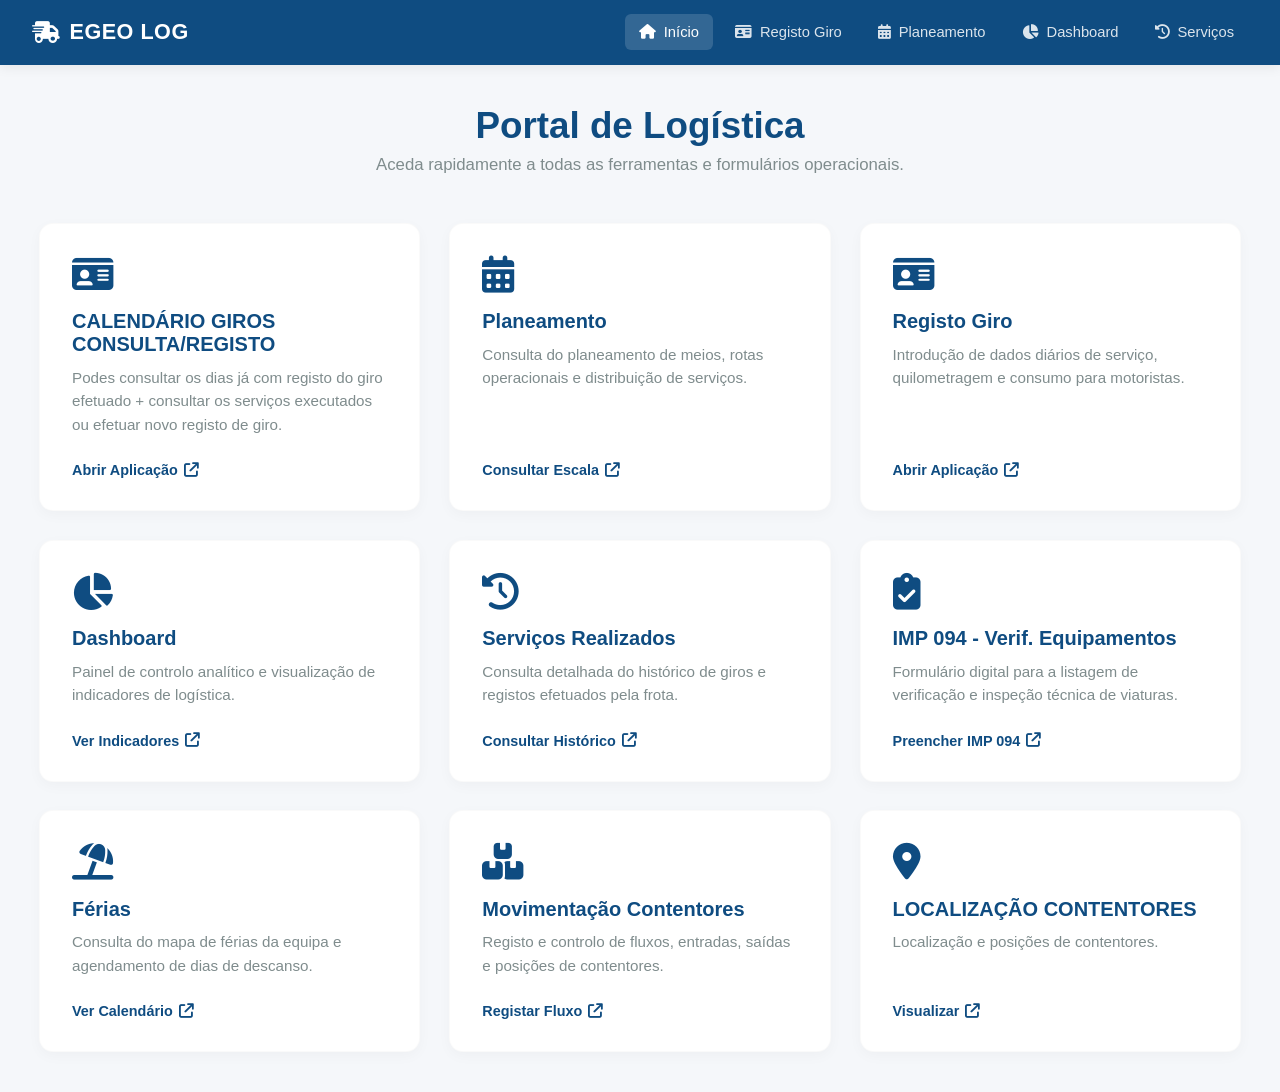
<file: index.html>
<!DOCTYPE html>
<html lang="pt">
<head>
    <meta charset="UTF-8">
    <meta name="viewport" content="width=device-width, initial-scale=1.0">
    <title>EGEO Logística - Portal</title>
    <link rel="stylesheet" href="css/style.css">
    <!-- Ícones modernos (FontAwesome) -->
    <link rel="stylesheet" href="https://cdnjs.cloudflare.com/ajax/libs/font-awesome/6.4.0/css/all.min.css">
</head>
<body>

    <!-- Barra de Navegação Superior -->
    <header class="navbar">
        <div class="logo">
            <i class="fa-solid fa-truck-fast"></i> <span>EGEO LOG</span>
        </div>
        <button class="menu-toggle" id="mobile-menu" aria-label="Abrir Menu">
            <span class="bar"></span>
            <span class="bar"></span>
            <span class="bar"></span>
        </button>
        <nav class="nav-links" id="nav-links">
            <a href="index.html" class="active"><i class="fa-solid fa-house"></i> Início</a>
            <a href="https://script.google.com/macros/s/AKfycbyLQzzTlHEViQP5X2bYWOnzIhwxqU705R1dmaAK81Zvnnj3vsTiNvL80Lgo9dGkFwEz/exec" target="_blank" rel="noopener noreferrer"><i class="fa-solid fa-id-card"></i> Registo Giro</a>
            <a href="https://lfrancisco1976.github.io/planeamento_meios_egeo/view.html" target="_blank" rel="noopener noreferrer"><i class="fa-solid fa-calendar-days"></i> Planeamento</a>
            <a href="https://lfrancisco1976.github.io/SITE_LOGISTICA_CHAMUSCA/dashboard.html" target="_blank" rel="noopener noreferrer"><i class="fa-solid fa-chart-pie"></i> Dashboard</a>
            <a href="https://lfrancisco1976.github.io/consultagiros26" target="_blank" rel="noopener noreferrer"><i class="fa-solid fa-clock-rotate-left"></i> Serviços</a>
        </nav>
    </header>

    <!-- Conteúdo Principal -->
    <main class="container">
        <section class="hero">
            <h1>Portal de Logística</h1>
            <p>Aceda rapidamente a todas as ferramentas e formulários operacionais.</p>
        </section>

        <!-- Grid de Cartões Modernos (Responsivo) -->
        <div class="grid-links">
            
            
            
               <!-- CALENDÁRIO GIROS  CONSULTA/REGISTO -->
            <a href="https://script.google.com/macros/s/AKfycbwC3J000abwFPUNXbnkIDwGDwmyNRgQybH-XAg9T6pqbM9JTi6YTc_aowlYOANBcTp3/exec" target="_blank" rel="noopener noreferrer" class="card">
                <i class="fa-solid fa-id-card icon"></i>
                <h3>CALENDÁRIO GIROS  CONSULTA/REGISTO</h3>
                <p>Podes consultar os dias já com registo do giro efetuado + consultar os serviços executados ou efetuar novo registo de giro.</p>
                <span class="btn-ver">Abrir Aplicação <i class="fa-solid fa-arrow-up-right-from-square"></i></span>
            </a>
            
            <!-- PLANEAMENTO -->
            <a href="https://lfrancisco1976.github.io/planeamento_meios_egeo/view.html" target="_blank" rel="noopener noreferrer" class="card">
                <i class="fa-solid fa-calendar-days icon"></i>
                <h3>Planeamento</h3>
                <p>Consulta do planeamento de meios, rotas operacionais e distribuição de serviços.</p>
                <span class="btn-ver">Consultar Escala <i class="fa-solid fa-arrow-up-right-from-square"></i></span>
            </a>
            
            <!-- REGISTO GIRO -->
            <a href="https://script.google.com/macros/s/AKfycbyLQzzTlHEViQP5X2bYWOnzIhwxqU705R1dmaAK81Zvnnj3vsTiNvL80Lgo9dGkFwEz/exec" target="_blank" rel="noopener noreferrer" class="card">
                <i class="fa-solid fa-id-card icon"></i>
                <h3>Registo Giro</h3>
                <p>Introdução de dados diários de serviço, quilometragem e consumo para motoristas.</p>
                <span class="btn-ver">Abrir Aplicação <i class="fa-solid fa-arrow-up-right-from-square"></i></span>
            </a>
            
            <!-- DASHBOARD -->
            <a href="https://lfrancisco1976.github.io/SITE_LOGISTICA_CHAMUSCA/dashboard.html" target="_blank" rel="noopener noreferrer" class="card">
                <i class="fa-solid fa-chart-pie icon"></i>
                <h3>Dashboard</h3>
                <p>Painel de controlo analítico e visualização de indicadores de logística.</p>
                <span class="btn-ver">Ver Indicadores <i class="fa-solid fa-arrow-up-right-from-square"></i></span>
            </a>

            <!-- SERVIÇOS REALIZADOS -->
            <a href="https://lfrancisco1976.github.io/consultagiros26" target="_blank" rel="noopener noreferrer" class="card">
                <i class="fa-solid fa-clock-rotate-left icon"></i>
                <h3>Serviços Realizados</h3>
                <p>Consulta detalhada do histórico de giros e registos efetuados pela frota.</p>
                <span class="btn-ver">Consultar Histórico <i class="fa-solid fa-arrow-up-right-from-square"></i></span>
            </a>

            <!-- IMP 094 - VERIF. EQUIPAMENTOS -->
            <a href="https://script.google.com/macros/s/AKfycbyaoGx_xUvnFi4rLAtbYSLjI2D2vB3oUbISHwLkFXqv55hNpqbGWpo7GFK8EmeCEm3E/exec" target="_blank" rel="noopener noreferrer" class="card">
                <i class="fa-solid fa-clipboard-check icon"></i>
                <h3>IMP 094 - Verif. Equipamentos</h3>
                <p>Formulário digital para a listagem de verificação e inspeção técnica de viaturas.</p>
                <span class="btn-ver">Preencher IMP 094 <i class="fa-solid fa-arrow-up-right-from-square"></i></span>
            </a>

            <!-- FÉRIAS -->
            <a href="https://lfrancisco1976.github.io/SITE_LOGISTICA_CHAMUSCA/ferias.html" target="_blank" rel="noopener noreferrer" class="card">
                <i class="fa-solid fa-umbrella-beach icon"></i>
                <h3>Férias</h3>
                <p>Consulta do mapa de férias da equipa e agendamento de dias de descanso.</p>
                <span class="btn-ver">Ver Calendário <i class="fa-solid fa-arrow-up-right-from-square"></i></span>
            </a>

            <!-- MOVIMENTAÇÃO CONTENTORES -->
            <a href="https://script.google.com/macros/s/AKfycby5s8BWQcJduBf_Mxib5P6s6cL0xmhOotT3ZZZF_V0Byx0fKYDqWsBGf2vqdhFBeYBS/exec" target="_blank" rel="noopener noreferrer" class="card">
                <i class="fa-solid fa-boxes-stacked icon"></i>
                <h3>Movimentação Contentores</h3>
                <p>Registo e controlo de fluxos, entradas, saídas e posições de contentores.</p>
                <span class="btn-ver">Registar Fluxo <i class="fa-solid fa-arrow-up-right-from-square"></i></span>
            </a>

            <!-- LOCALIZAÇÃO CONTENTORES -->
            <a href="https://script.google.com/macros/s/AKfycby5s8BWQcJduBf_Mxib5P6s6cL0xmhOotT3ZZZF_V0Byx0fKYDqWsBGf2vqdhFBeYBS/exec?page=dashboard" target="_blank" rel="noopener noreferrer" class="card">
                <i class="fa-solid fa-location-dot icon"></i>
                <h3>LOCALIZAÇÃO CONTENTORES</h3>
                <p>Localização e posições de contentores.</p>
                <span class="btn-ver">Visualizar<i class="fa-solid fa-arrow-up-right-from-square"></i></span>
            </a>

        </div>
    </main>

    <script src="js/main.js"></script>
</body>
</html>
</file>
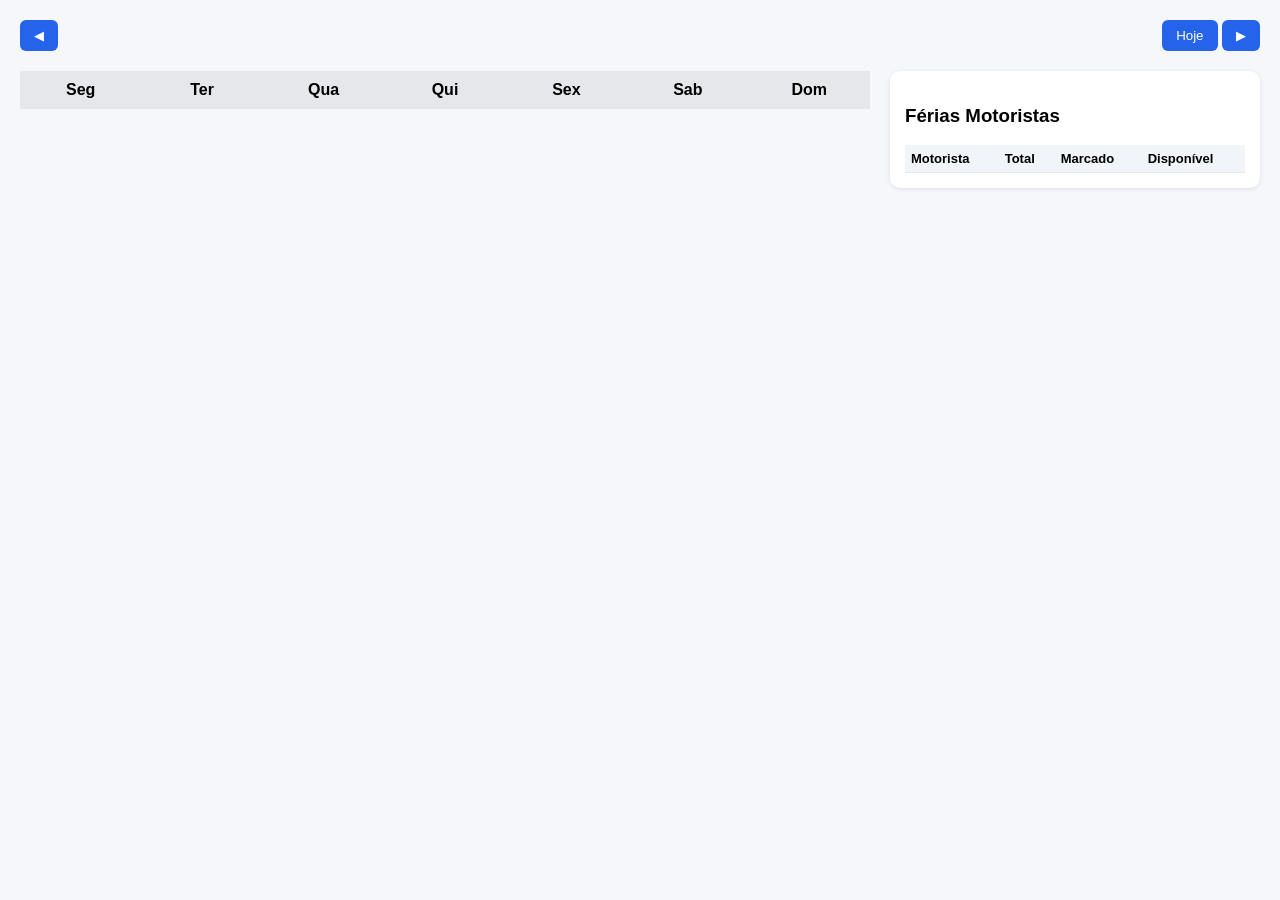
<file: ferias.html>
<!DOCTYPE html>
<html lang="pt">
<head>

<meta charset="UTF-8">
<meta name="viewport" content="width=device-width, initial-scale=1">

<title>Calendário de Férias</title>

<style>

body{
font-family:Inter,Arial;
background:#f5f7fb;
margin:0;
}

.container{
max-width:1300px;
margin:auto;
padding:20px;
}

/* SPINNER */

.loaderContainer{
position:fixed;
top:0;
left:0;
width:100%;
height:100%;
background:white;
display:flex;
align-items:center;
justify-content:center;
z-index:999;
}

.spinner{
width:60px;
height:60px;
border:6px solid #e5e7eb;
border-top:6px solid #2563eb;
border-radius:50%;
animation:spin 1s linear infinite;
}

@keyframes spin{
0%{transform:rotate(0deg)}
100%{transform:rotate(360deg)}
}

/* HEADER */

.header{
display:flex;
justify-content:space-between;
align-items:center;
margin-bottom:20px;
}

.header h2{
margin:0;
text-transform:capitalize;
}

button{
background:#2563eb;
color:white;
border:none;
padding:8px 14px;
border-radius:6px;
cursor:pointer;
}

/* LAYOUT */

.layout{
display:flex;
gap:20px;
}

.calendar{
flex:1;
}

.grid{
display:grid;
grid-template-columns:repeat(7,1fr);
}

.weekday{
text-align:center;
padding:10px;
font-weight:bold;
background:#e5e7eb;
}

.day{
border:1px solid #e5e7eb;
min-height:110px;
padding:5px;
background:white;
}

.today{
background:#dbeafe;
}

.feriado{
background:#fee2e2;
}

.dayNumber{
font-size:13px;
font-weight:bold;
}

.event{
font-size:11px;
padding:2px 4px;
border-radius:4px;
margin-top:2px;
color:white;
}

/* SIDEBAR */

.sidebar{
width:340px;
background:white;
border-radius:10px;
padding:15px;
box-shadow:0 1px 4px rgba(0,0,0,0.1);
}

table{
width:100%;
border-collapse:collapse;
font-size:13px;
}

th,td{
padding:6px;
border-bottom:1px solid #e5e7eb;
text-align:left;
}

th{
background:#f1f5f9;
}

@media(max-width:900px){

.layout{
flex-direction:column;
}

.sidebar{
width:100%;
}

}

</style>

</head>

<body>

<div class="loaderContainer" id="loader">
<div class="spinner"></div>
</div>

<div class="container">

<div class="header">

<button onclick="prevMonth()">◀</button>

<h2 id="mes"></h2>

<div>
<button onclick="today()">Hoje</button>
<button onclick="nextMonth()">▶</button>
</div>

</div>

<div class="layout">

<div class="calendar">

<div class="grid" id="weekdays"></div>
<div class="grid" id="calendar"></div>

</div>

<div class="sidebar">

<h3>Férias Motoristas</h3>

<table>

<thead>
<tr>
<th>Motorista</th>
<th>Total</th>
<th>Marcado</th>
<th>Disponível</th>
</tr>
</thead>

<tbody id="tabela"></tbody>

</table>

</div>

</div>

</div>

<script>

const url="https://script.google.com/macros/s/AKfycbxBzFYBU3lNvqaKzrOB_0dqGJoPz3n0Vu_MC6yLEklUCZhxlP09ilIlKJ-4xqxXV-sr/exec";

let dados;
let current=new Date();

let cores={};

const paleta=[
"#3b82f6","#ef4444","#22c55e","#f59e0b",
"#8b5cf6","#06b6d4","#e11d48","#10b981",
"#f97316","#14b8a6"
];

const weekdays=["Seg","Ter","Qua","Qui","Sex","Sab","Dom"];

weekdays.forEach(d=>{
let div=document.createElement("div");
div.className="weekday";
div.innerText=d;
document.getElementById("weekdays").appendChild(div);
});

fetch(url)
.then(r=>r.json())
.then(data=>{

dados=data;

data.motoristas.forEach((m,i)=>{
cores[m.nome]=paleta[i % paleta.length];
});

render();

/* esconder spinner */

document.getElementById("loader").style.display="none";

})
.catch(err=>{
console.log(err);
document.getElementById("loader").style.display="none";
});

function render(){

let year=current.getFullYear();
let month=current.getMonth();

let first=new Date(year,month,1);
let last=new Date(year,month+1,0);

document.getElementById("mes").innerText=
first.toLocaleString('pt',{month:'long'})+" "+year;

let cal=document.getElementById("calendar");
cal.innerHTML="";

let start=(first.getDay()+6)%7;

for(let i=0;i<start;i++){
cal.appendChild(document.createElement("div"));
}

for(let d=1;d<=last.getDate();d++){

let date=new Date(year,month,d);
let iso=date.toISOString().slice(0,10);

let cell=document.createElement("div");
cell.className="day";

if(date.toDateString()==new Date().toDateString()){
cell.classList.add("today");
}

if(dados.feriados.includes(iso)){
cell.classList.add("feriado");
}

let num=document.createElement("div");
num.className="dayNumber";
num.innerText=d;

cell.appendChild(num);

dados.motoristas.forEach(m=>{

if(m.dias.includes(iso)){

let ev=document.createElement("div");
ev.className="event";
ev.innerText=m.nome;
ev.style.background=cores[m.nome];

cell.appendChild(ev);

}

});

cal.appendChild(cell);

}

renderTabela();

}

function renderTabela(){

let html="";

dados.motoristas.forEach(m=>{

let marcado=m.dias.length;
let disponivel=m.saldo-marcado;

html+=`
<tr>
<td>${m.nome}</td>
<td>${m.saldo}</td>
<td>${marcado}</td>
<td>${disponivel}</td>
</tr>
`;

});

document.getElementById("tabela").innerHTML=html;

}

function prevMonth(){

current.setMonth(current.getMonth()-1);
render();

}

function nextMonth(){

current.setMonth(current.getMonth()+1);
render();

}

function today(){

current=new Date();
render();

}

</script>

</body>
</html>
</file>
<file: css/style.css>
/* Definição de Cores Modernas */
:root {
    --bg-color: #f5f7fa;
    --card-bg: #ffffff;
    --primary: #0f4c81;     /* Azul Corporativo Escuro */
    --accent: #00b0ff;      /* Azul Claro Elétrico para efeitos */
    --btn-hover: #2ecc71;   /* Verde para indicar ação concluída */
    --text-main: #2c3e50;
    --text-muted: #7f8c8d;
    --transition: all 0.25s ease-in-out;
}

* {
    margin: 0;
    padding: 0;
    box-sizing: border-box;
    font-family: 'Segoe UI', -apple-system, BlinkMacSystemFont, Roboto, sans-serif;
}

body {
    background-color: var(--bg-color);
    color: var(--text-main);
    -webkit-tap-highlight-color: transparent;
}

/* Navbar Fluida */
.navbar {
    display: flex;
    justify-content: space-between;
    align-items: center;
    background-color: var(--primary);
    padding: 0.9rem 2rem;
    position: sticky;
    top: 0;
    z-index: 1000;
    box-shadow: 0 2px 12px rgba(0,0,0,0.08);
}

.navbar .logo {
    color: #fff;
    font-size: 1.35rem;
    font-weight: 700;
    display: flex;
    align-items: center;
    gap: 10px;
    letter-spacing: 0.5px;
}

.nav-links {
    display: flex;
    gap: 8px;
}

.nav-links a {
    color: rgba(255, 255, 255, 0.85);
    text-decoration: none;
    font-size: 0.92rem;
    font-weight: 500;
    padding: 10px 14px;
    border-radius: 6px;
    transition: var(--transition);
    display: flex;
    align-items: center;
    gap: 8px;
}

.nav-links a:hover, .nav-links a.active {
    color: #fff;
    background-color: rgba(255, 255, 255, 0.15);
}

/* Menu Hambúrguer Oculto no Desktop */
.menu-toggle {
    display: none;
    flex-direction: column;
    cursor: pointer;
    background: none;
    border: none;
    padding: 6px;
}

.menu-toggle .bar {
    height: 3px;
    width: 24px;
    background-color: #fff;
    margin: 4px 0;
    border-radius: 2px;
    transition: var(--transition);
}

/* Layout Principal */
.container {
    max-width: 1250px;
    margin: 2.5rem auto;
    padding: 0 1.5rem;
}

.hero {
    text-align: center;
    margin-bottom: 3rem;
}

.hero h1 {
    font-size: 2.3rem;
    color: var(--primary);
    margin-bottom: 0.5rem;
    font-weight: 700;
}

.hero p {
    color: var(--text-muted);
    font-size: 1.05rem;
}

/* Grid de Cartões Dinâmica */
.grid-links {
    display: grid;
    grid-template-columns: repeat(auto-fit, minmax(310px, 1fr));
    gap: 1.8rem;
}

/* Design Individual de Cada Link/Cartão */
.card {
    background: var(--card-bg);
    padding: 2rem;
    border-radius: 14px;
    text-decoration: none;
    color: var(--text-main);
    box-shadow: 0 4px 14px rgba(0,0,0,0.03);
    transition: var(--transition);
    display: flex;
    flex-direction: column;
    border: 1px solid rgba(0,0,0,0.02);
}

.card:hover {
    transform: translateY(-4px);
    box-shadow: 0 10px 22px rgba(15, 76, 129, 0.1);
    border-color: rgba(15, 76, 129, 0.12);
}

.card .icon {
    font-size: 2.3rem;
    color: var(--primary);
    margin-bottom: 1.1rem;
    transition: var(--transition);
}

.card:hover .icon {
    color: var(--accent);
}

.card h3 {
    margin-bottom: 0.6rem;
    font-size: 1.25rem;
    color: var(--primary);
    font-weight: 600;
}

.card p {
    color: var(--text-muted);
    font-size: 0.95rem;
    line-height: 1.55;
    flex-grow: 1;
    margin-bottom: 1.6rem;
}

/* Texto de Ação Inferior */
.btn-ver {
    color: var(--primary);
    font-weight: 600;
    font-size: 0.9rem;
    display: flex;
    align-items: center;
    gap: 6px;
    transition: var(--transition);
}

.card:hover .btn-ver {
    color: var(--btn-hover);
}

/* Animação das Linhas do Menu Mobile */
.menu-toggle.is-active .bar:nth-child(2) { opacity: 0; }
.menu-toggle.is-active .bar:nth-child(1) { transform: translateY(7px) rotate(45deg); }
.menu-toggle.is-active .bar:nth-child(3) { transform: translateY(-7px) rotate(-45deg); }

/* Otimizações Específicas para Telemóveis/Tablets */
@media (max-width: 900px) {
    .menu-toggle {
        display: flex;
    }

    .navbar {
        padding: 0.9rem 1.2rem;
    }

    .nav-links {
        display: none;
        flex-direction: column;
        width: 100%;
        position: absolute;
        top: 57px;
        left: 0;
        background-color: var(--primary);
        padding: 1rem 1.2rem;
        box-shadow: 0 8px 16px rgba(0,0,0,0.12);
        gap: 4px;
    }

    .nav-links.active {
        display: flex;
    }

    .nav-links a {
        padding: 12px;
        width: 100%;
        border-radius: 8px;
        font-size: 1rem;
    }

    .hero h1 {
        font-size: 1.8rem;
    }
}
</file>
